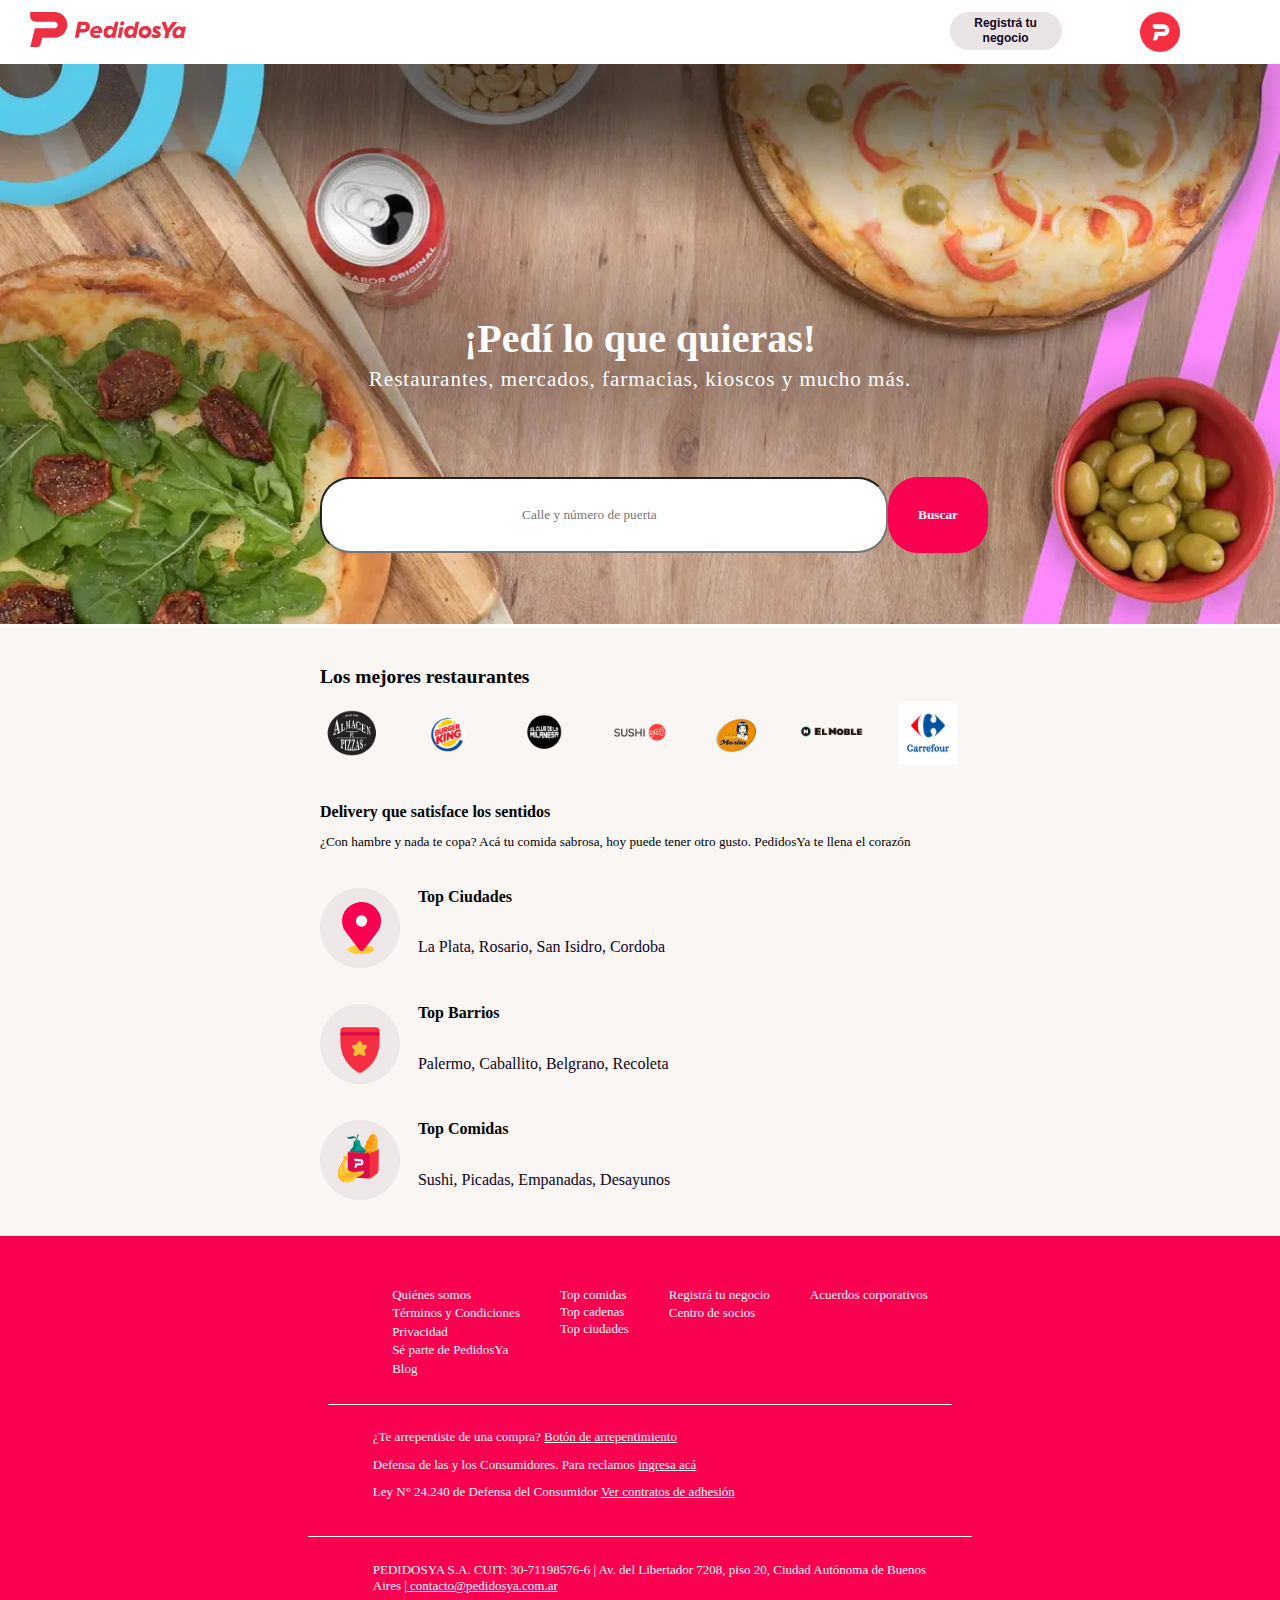
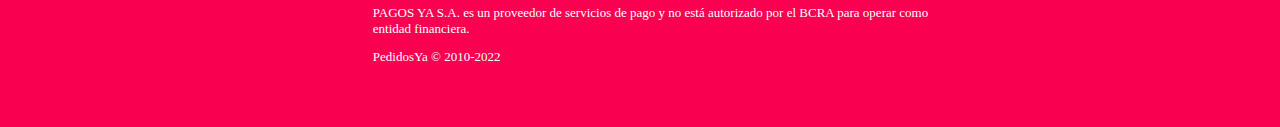
<file: index.html>
<!DOCTYPE html>
<html lang="en">

<head>
    <meta charset="UTF-8">
    <meta http-equiv="X-UA-Compatible" content="IE=edge">
    <meta name="viewport" content="width=device-width, initial-scale=1.0">
    <title>Delivery de comida online</title>
    <link rel="stylesheet" href="https://cdnjs.cloudflare.com/ajax/libs/font-awesome/6.1.1/css/all.min.css"
        integrity="sha512-KfkfwYDsLkIlwQp6LFnl8zNdLGxu9YAA1QvwINks4PhcElQSvqcyVLLD9aMhXd13uQjoXtEKNosOWaZqXgel0g=="
        crossorigin="anonymous" referrerpolicy="no-referrer" />
    <link rel="stylesheet" href="styles.css">
</head>

<body>
    <header>
        <div class="logo">
            <a href="www.pedidosya.com.ar"><img src="pics\logo.svg" alt="logo"></a>
        </div>
        <nav>
            <a href="contacto.html"><button class="nav-button" type="button"><i class="fa-solid fa-store"></i>Registrá tu negocio</button></a>
            <img class="second-logo" src="pics\desplegable.png" alt="desplegable">
        </nav>
    </header>
    <main>
        <div class="background">
            <div class="background-picture">
                <img class="picture" src="pics\background.webp" alt="imagen de fondo">
            </div>
            <div class="text">
                <h1 class="title">¡Pedí lo que quieras!</h1>
                <div class="subtitle">
                    <h3>Restaurantes, mercados, farmacias, kioscos y mucho más.</h3>
                </div>
            </div>
            <div class="input-form">
                <input type="text" id="direccion" placeholder="Calle y número de puerta">
                <button type="button" id="buscar">Buscar</button>
            </div>
        </div>
        <div class="container">
            <div class="restaurantes">
                <div class="slider-title">
                    <h2>Los mejores restaurantes</h2>
                </div>
                <div class="slider">
                    <img class="foto-slider" src="pics\almacen-de-pizzas.png" alt="almacen de pizzas">
                    <img class="foto-slider" src="pics\burger_king.png" alt="burguer king">
                    <img class="foto-slider" src="pics\el_club_de_la_milanesa.png" alt="el club de la milanesa">
                    <img class="foto-slider" src="pics\sushi_pop.png" alt="sushi pop">
                    <img class="foto-slider" src="pics\morita.png" alt="morita">
                    <img class="foto-slider" src="pics\el_noble.png" alt="el noble">
                    <img class="foto-slider" src="pics\carrefour.png" alt="carrefour">
                </div>
            </div>
            <div class="delivery-list">
                <div class="delivery-title">
                    <h4>Delivery que satisface los sentidos</h4>
                    <h5>¿Con hambre y nada te copa? Acá tu comida sabrosa, hoy puede tener otro gusto. PedidosYa te
                        llena el corazón
                    </h5>
                </div>
                <div class="list">
                    <div class="first-element">
                        <div class="first-picture">
                            <img src="pics\ciudades logo.svg" alt="top ciudades">
                        </div>
                        <div class="first-text">
                            <h6>Top Ciudades</h6>
                            <a href="#">La Plata,</a>
                            <a href="#">Rosario,</a>
                            <a href="#">San Isidro,</a>
                            <a href="#">Cordoba</a>
                        </div>
                    </div>
                    <div class="second-element">
                        <div class="second-picture">
                            <img src="pics\barrios logo.svg" alt="top barrios">
                        </div>
                        <div class="second-text">
                            <h6>Top Barrios</h6>
                            <a href="#">Palermo,</a>
                            <a href="#">Caballito,</a>
                            <a href="#">Belgrano,</a>
                            <a href="#">Recoleta</a>
                        </div>
                    </div>
                    <div class="third-element">
                        <div class="third-picture">
                            <img src="pics\comidas logo.svg" alt="top comidas">
                        </div>
                        <div class="third-text">
                            <h6>Top Comidas</h6>
                            <a href="#">Sushi,</a>
                            <a href="#">Picadas,</a>
                            <a href="#">Empanadas,</a>
                            <a href="#">Desayunos</a>
                        </div>
                    </div>
                </div>
            </div>
        </div>
    </main>
    <footer>
        <div class="footer-container">
            <div class="footer">
                <div class="first-footer">
                    <ul class="first-list">
                        <li><a href="#"></a>Quiénes somos</li>
                        <li><a href="#"></a>Términos y Condiciones</li>
                        <li><a href="#"></a>Privacidad</li>
                        <li><a href="#"></a>Sé parte de PedidosYa</li>
                        <li><a href="#"></a>Blog</li>
                    </ul>
                    <ul class="second-list">
                        <li><a href="#"></a>Top comidas</li>
                        <li><a href="#"></a>Top cadenas</li>
                        <li><a href="#"></a>Top ciudades</li>
                    </ul>
                    <ul class="third-list">
                        <li><a href="#"></a>Registrá tu negocio</li>
                        <li>Centro de socios</li>
                    </ul>
                    <ul class="fourth-list">
                        <li><a href="#"></a>Acuerdos corporativos</li>
                    </ul>
                </div>
                <div class="second-footer">
                    <ul>
                        <li>¿Te arrepentiste de una compra? <a href="#">Botón de arrepentimiento</a></li>
                        <li>Defensa de las y los Consumidores. Para reclamos <a href="#">ingresa acá</a></li>
                        <li>Ley N° 24.240 de Defensa del Consumidor <a href="#">Ver contratos de adhesión</a></li>
                    </ul>
                </div>
                <div class="third-footer">
                    <ul>
                        <li>PEDIDOSYA S.A. CUIT: 30-71198576-6 | Av. del Libertador 7208, piso 20, Ciudad Autónoma de Buenos
                            Aires |<a href="#"> contacto@pedidosya.com.ar</a></li>
                        <li>PAGOS YA S.A. es un proveedor de servicios de pago y no está autorizado por el BCRA para operar como entidad financiera.</li>
                        <li>PedidosYa © 2010-2022</li>
                    </ul>
                </div>
            </div>
        </div>
    </footer>
</body>

</html>
</file>
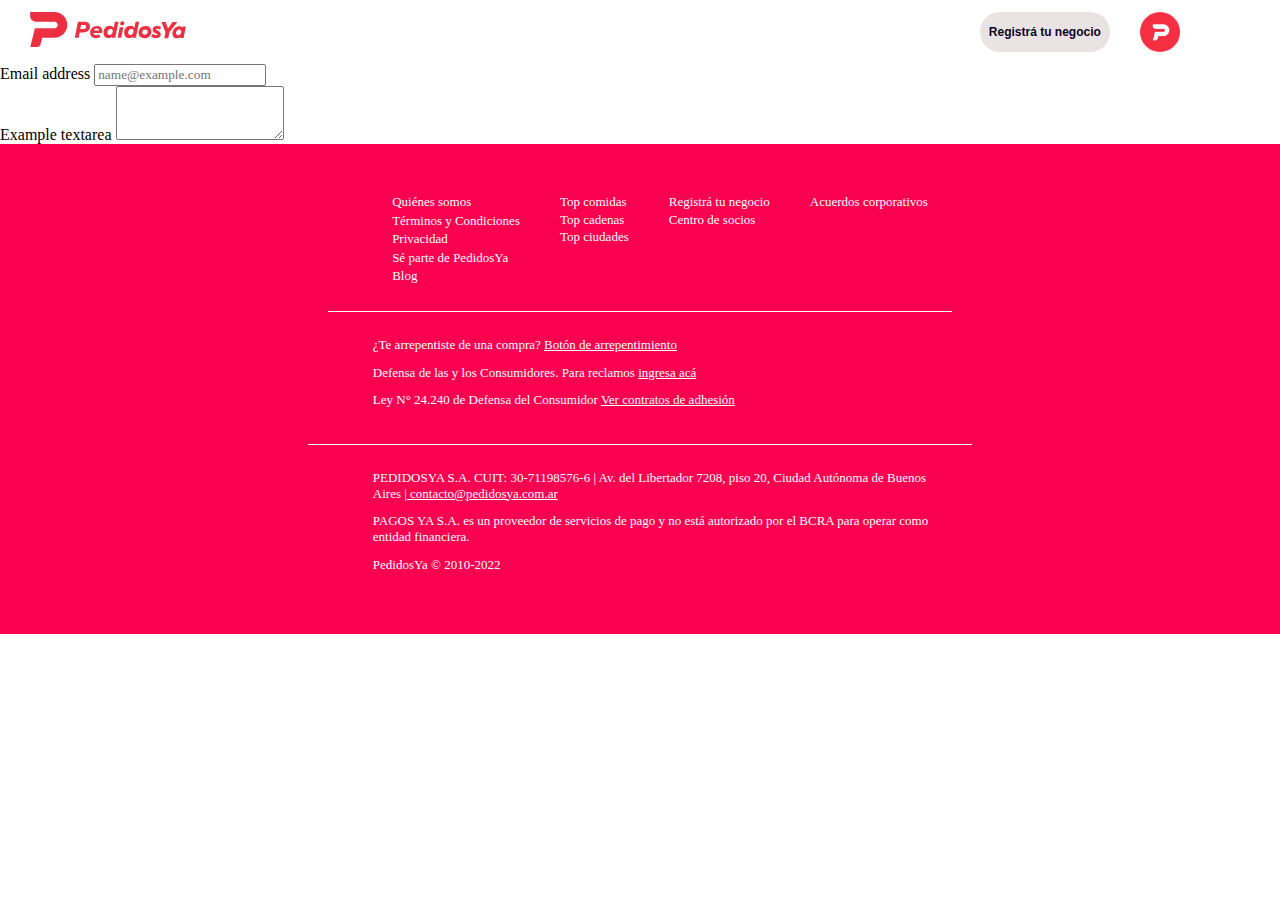
<file: contacto.html>
<!DOCTYPE html>
<html lang="en">

<head>
    <meta charset="UTF-8">
    <meta http-equiv="X-UA-Compatible" content="IE=edge">
    <meta name="viewport" content="width=device-width, initial-scale=1.0">
    <title>Document</title>
    <link rel="stylesheet" href="https://cdnjs.cloudflare.com/ajax/libs/font-awesome/6.1.1/css/all.min.css"
        integrity="sha512-KfkfwYDsLkIlwQp6LFnl8zNdLGxu9YAA1QvwINks4PhcElQSvqcyVLLD9aMhXd13uQjoXtEKNosOWaZqXgel0g=="
        crossorigin="anonymous" referrerpolicy="no-referrer" />
        <link href="https://cdn.jsdelivr.net/npm/bootstrap@5.2.0-beta1/dist/css/bootstrap.min.css" rel="stylesheet" integrity="sha384-0evHe/X+R7YkIZDRvuzKMRqM+OrBnVFBL6DOitfPri4tjfHxaWutUpFmBp4vmVor" crossorigin="anonymous">
    <link rel="stylesheet" href="styles.css">
</head>

<body>
    <header>
        <div class="logo">
            <a href="www.pedidosya.com.ar"><img src="pics\logo.svg" alt="logo"></a>
        </div>
        <nav>
            <a href=""></a><button class="nav-button" type="button"><i class="fa-solid fa-store"></i>Registrá tu
                negocio</button>
            <img class="second-logo" src="pics\desplegable.png" alt="desplegable">
        </nav>
    </header>
    <main>
        <div class="mb-3">
            <label for="exampleFormControlInput1" class="form-label">Email address</label>
            <input type="email" class="form-control" id="exampleFormControlInput1" placeholder="name@example.com">
          </div>
          <div class="mb-3">
            <label for="exampleFormControlTextarea1" class="form-label">Example textarea</label>
            <textarea class="form-control" id="exampleFormControlTextarea1" rows="3"></textarea>
          </div>
    </main>
    <footer>
        <div class="footer-container">
            <div class="footer">
                <div class="first-footer">
                    <ul class="first-list">
                        <li><a href="#"></a>Quiénes somos</li>
                        <li><a href="#"></a>Términos y Condiciones</li>
                        <li><a href="#"></a>Privacidad</li>
                        <li><a href="#"></a>Sé parte de PedidosYa</li>
                        <li><a href="#"></a>Blog</li>
                    </ul>
                    <ul class="second-list">
                        <li><a href="#"></a>Top comidas</li>
                        <li><a href="#"></a>Top cadenas</li>
                        <li><a href="#"></a>Top ciudades</li>
                    </ul>
                    <ul class="third-list">
                        <li><a href="#"></a>Registrá tu negocio</li>
                        <li>Centro de socios</li>
                    </ul>
                    <ul class="fourth-list">
                        <li><a href="#"></a>Acuerdos corporativos</li>
                    </ul>
                </div>
                <div class="second-footer">
                    <ul>
                        <li>¿Te arrepentiste de una compra? <a href="#">Botón de arrepentimiento</a></li>
                        <li>Defensa de las y los Consumidores. Para reclamos <a href="#">ingresa acá</a></li>
                        <li>Ley N° 24.240 de Defensa del Consumidor <a href="#">Ver contratos de adhesión</a></li>
                    </ul>
                </div>
                <div class="third-footer">
                    <ul>
                        <li>PEDIDOSYA S.A. CUIT: 30-71198576-6 | Av. del Libertador 7208, piso 20, Ciudad Autónoma de
                            Buenos
                            Aires |<a href="#"> contacto@pedidosya.com.ar</a></li>
                        <li>PAGOS YA S.A. es un proveedor de servicios de pago y no está autorizado por el BCRA para
                            operar como entidad financiera.</li>
                        <li>PedidosYa © 2010-2022</li>
                    </ul>
                </div>
            </div>
        </div>
    </footer>
</body>

</html>
</file>
<file: styles.css>
@font-face {
    src: url(font);
    font-family: lato;
}

*, html {
    margin:0;
    /* padding: 0; */
    font-family: lato;
}

header{
    display: flex;
    justify-content: space-between;
    background-color: #FFFFFF;
    padding: 12px 0px 12px 0px;
    position: sticky;
    width: 100%;
    /* z-index: 1; */
    /* border: solid red; */
}

.logo img{
    height: 35px;
    margin-left: 30px;
}
.second-logo{
    height: 40px;
}
nav{
    display: flex;
    width: 18%;
    justify-content: space-between;
    margin-right: 100px;
}
.nav-button{
    font-weight: 800;
    font-size: 12px;
    color: #100423;
    background-color: #EAE3E3;
    border: 2px #EAE3E3;
    border-radius: 30px;
    font-family: 'Gill Sans', 'Gill Sans MT', Calibri, 'Trebuchet MS', sans-serif;
    padding: 4%;
}
.background{
    /* position: relative; */
    /* bottom: 10%; */
}
.background-picture{
    width: fit-content;
}
.picture{
    width: 100%;
}
.text{
    /* border: dotted green; */
    width: fit-content;
    position: absolute;
    left: 50%;
    top: 35%;
    transform: translateX(-50%);
}

 .title{
    font-size: 40px;
    text-align: center;
    color: white;    
}
.subtitle{
    text-align: center;
    font-size: large;
    padding-top: 5px;
    letter-spacing: 1px;
}
h3{
    color: white;
    font-weight: 500;
}
.input-form{
    display: flex;
    justify-content: space-between;
    width: 52%;
    position: absolute;
    top: 53%;
    left: 25%;
}
#direccion{
    border-radius: 30px;  
    padding: 10px 200px;
}
#buscar{
    border-radius: 30px;
    padding: 30px;
    background-color: #FA0050;
    border: none;
    color: white;
    font-weight: 800;
}
.container{
    background-color: #F9F6F4;
    /* border: solid red; */
    display: flex;
    flex-direction: column;
    align-items: center;
}
.restaurantes{
    /* border: solid blue; */
    width: 50%;
    margin-bottom: 3%;
    margin-top: 3%;
}
.slider-title{
    font-size:small;
    padding-bottom: 2%;
}
.slider{
    /* border: solid green; */
    display: flex;
    justify-content: space-between;
}
.slider img{
    width: 10%;
}
.delivery-list{
    /* border: dotted fuchsia; */
    width: 50%;
}

.delivery-title h5{
    font-weight: 100;
    padding: 2% 0 4% 0;
}
.list a{
    text-decoration: none;
    color: #100423 ;
}
.first-element, .second-element, .third-element{
    display: flex;
    width: 70%;
    margin: 2% 0 5% 0;
}
.first-text h6, .second-text h6, .third-text h6{
    padding-bottom: 13%;
    font-size: medium;
}
.first-text, .second-text, .third-text{
    margin-left: 4%;
}

.footer-container{
    background-color: #FA0050;
    color: white;
    padding: 2%;
}
.footer{
    display: flex;
    flex-direction: column;
    /* border: solid white; */
    align-items: center;
}
.first-footer, .second-footer, .third-footer{
    width: 50%;
    padding: 2%;
}
.first-footer, .second-footer{
    border-bottom: solid 0.5px white;
}
.first-footer{
    display: flex;
    font-size: small;
    width: fit-content;
}
.first-footer ul li, .second-footer ul li, .third-footer ul li{
    /* padding: 4%; */
    font-size: small;
    padding-bottom: 2%;
}
.first-list, .second-list, .third-list, .fourth-list, .second-footer ul, .third-footer ul{
    list-style-type: none;
}
.second-footer ul li a, .third-footer ul li a{
    color: white;
}
</file>
